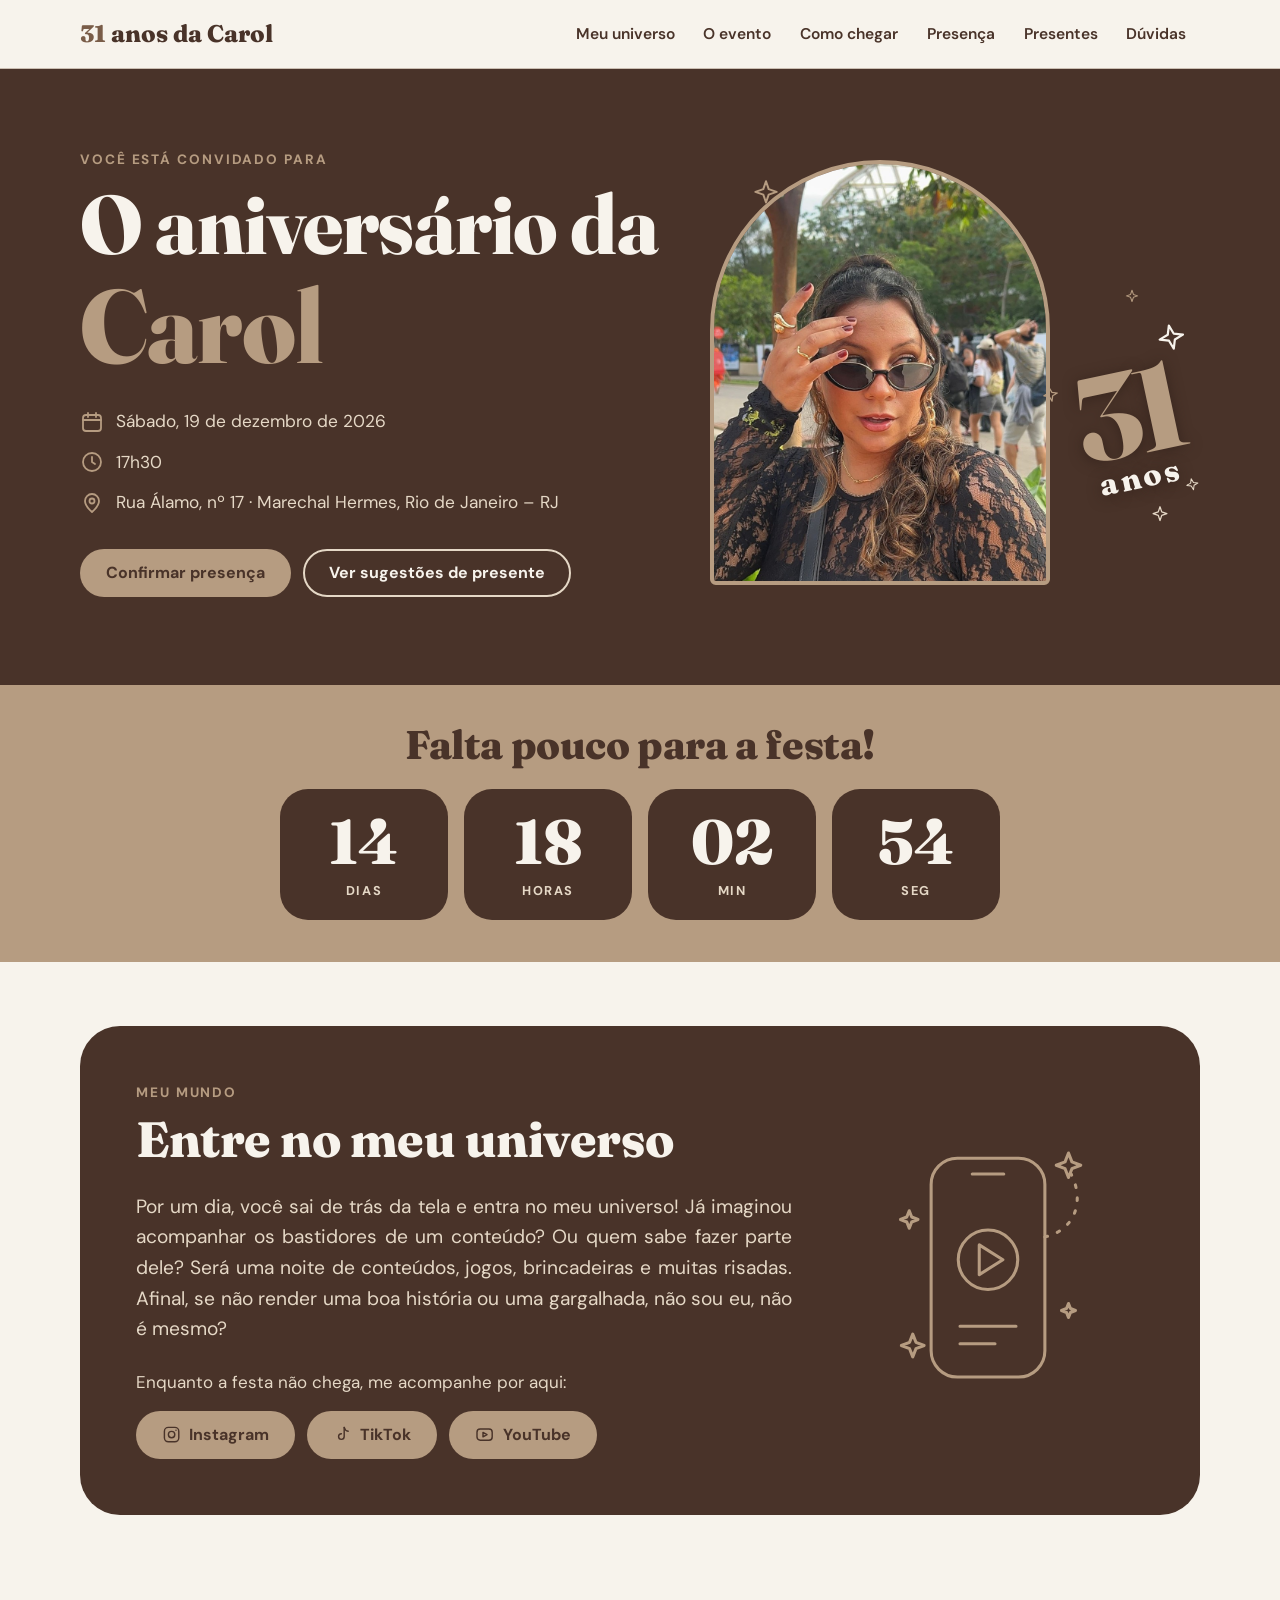
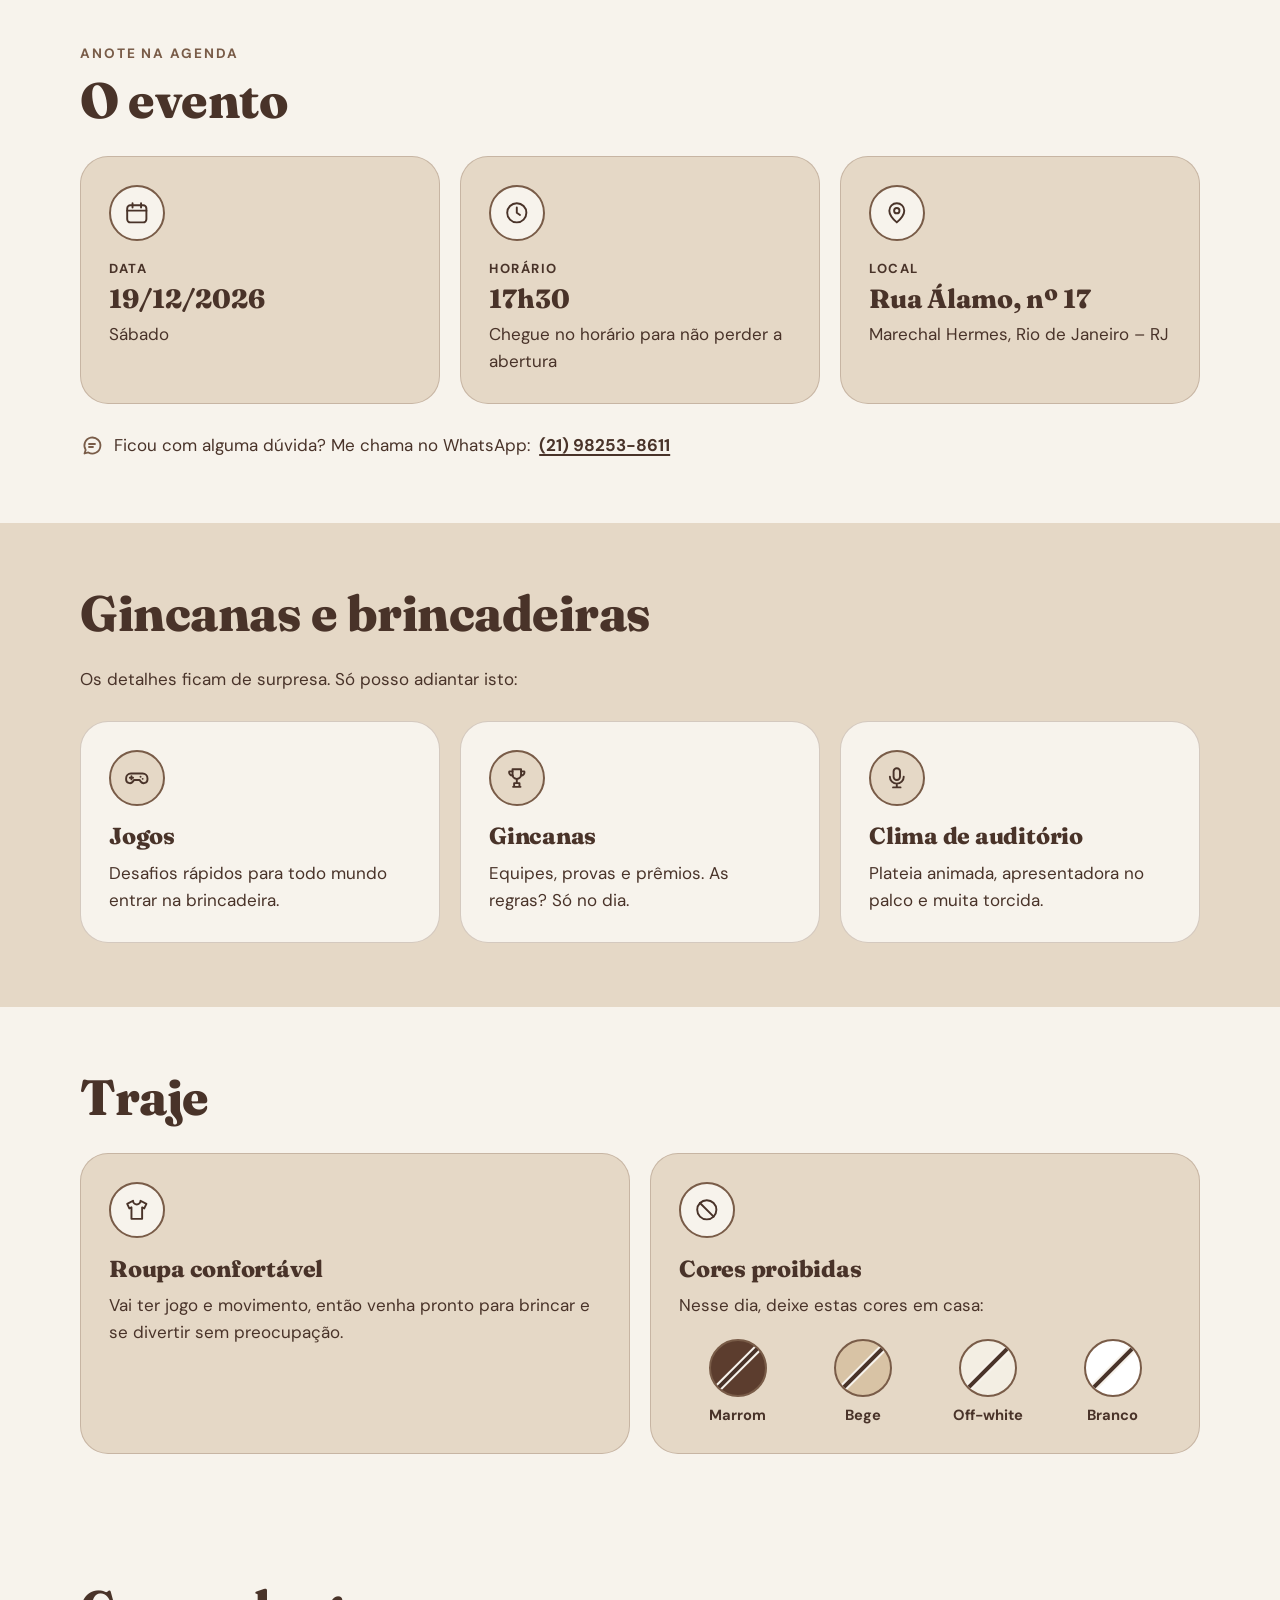
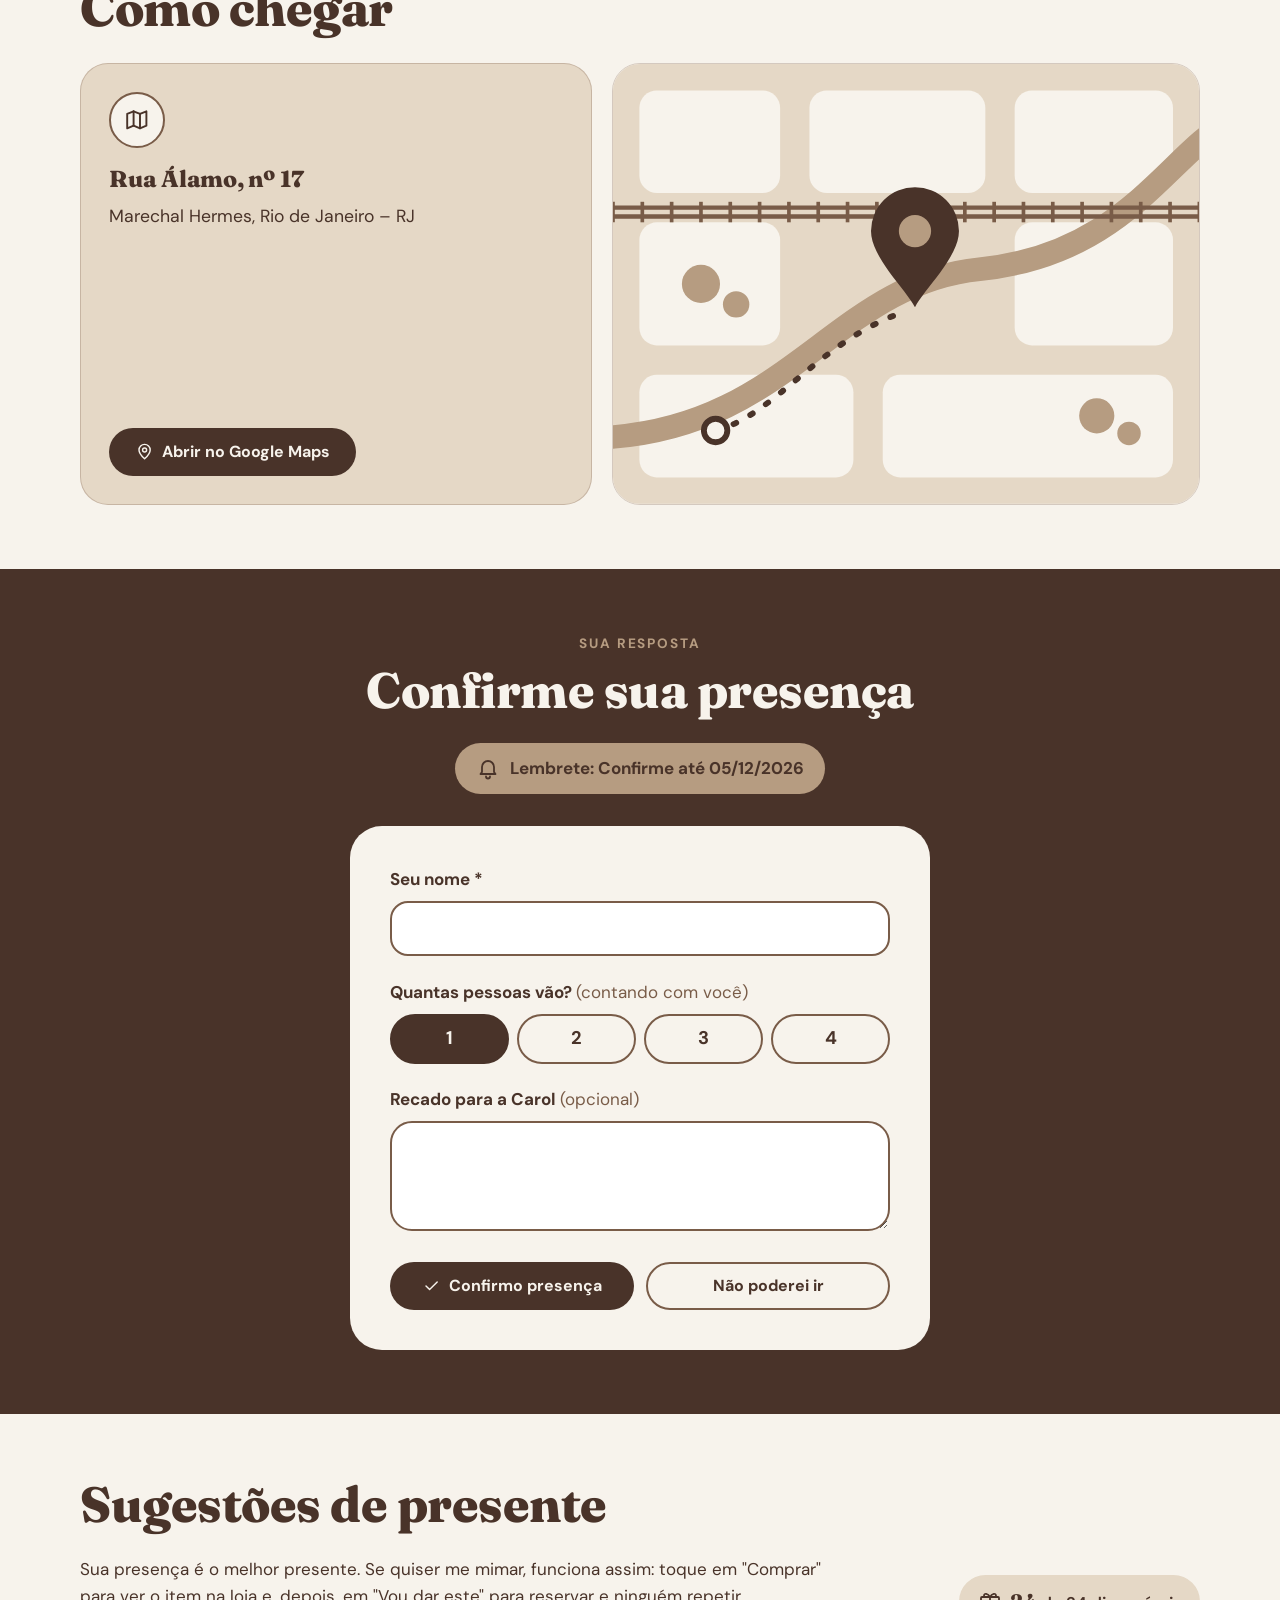
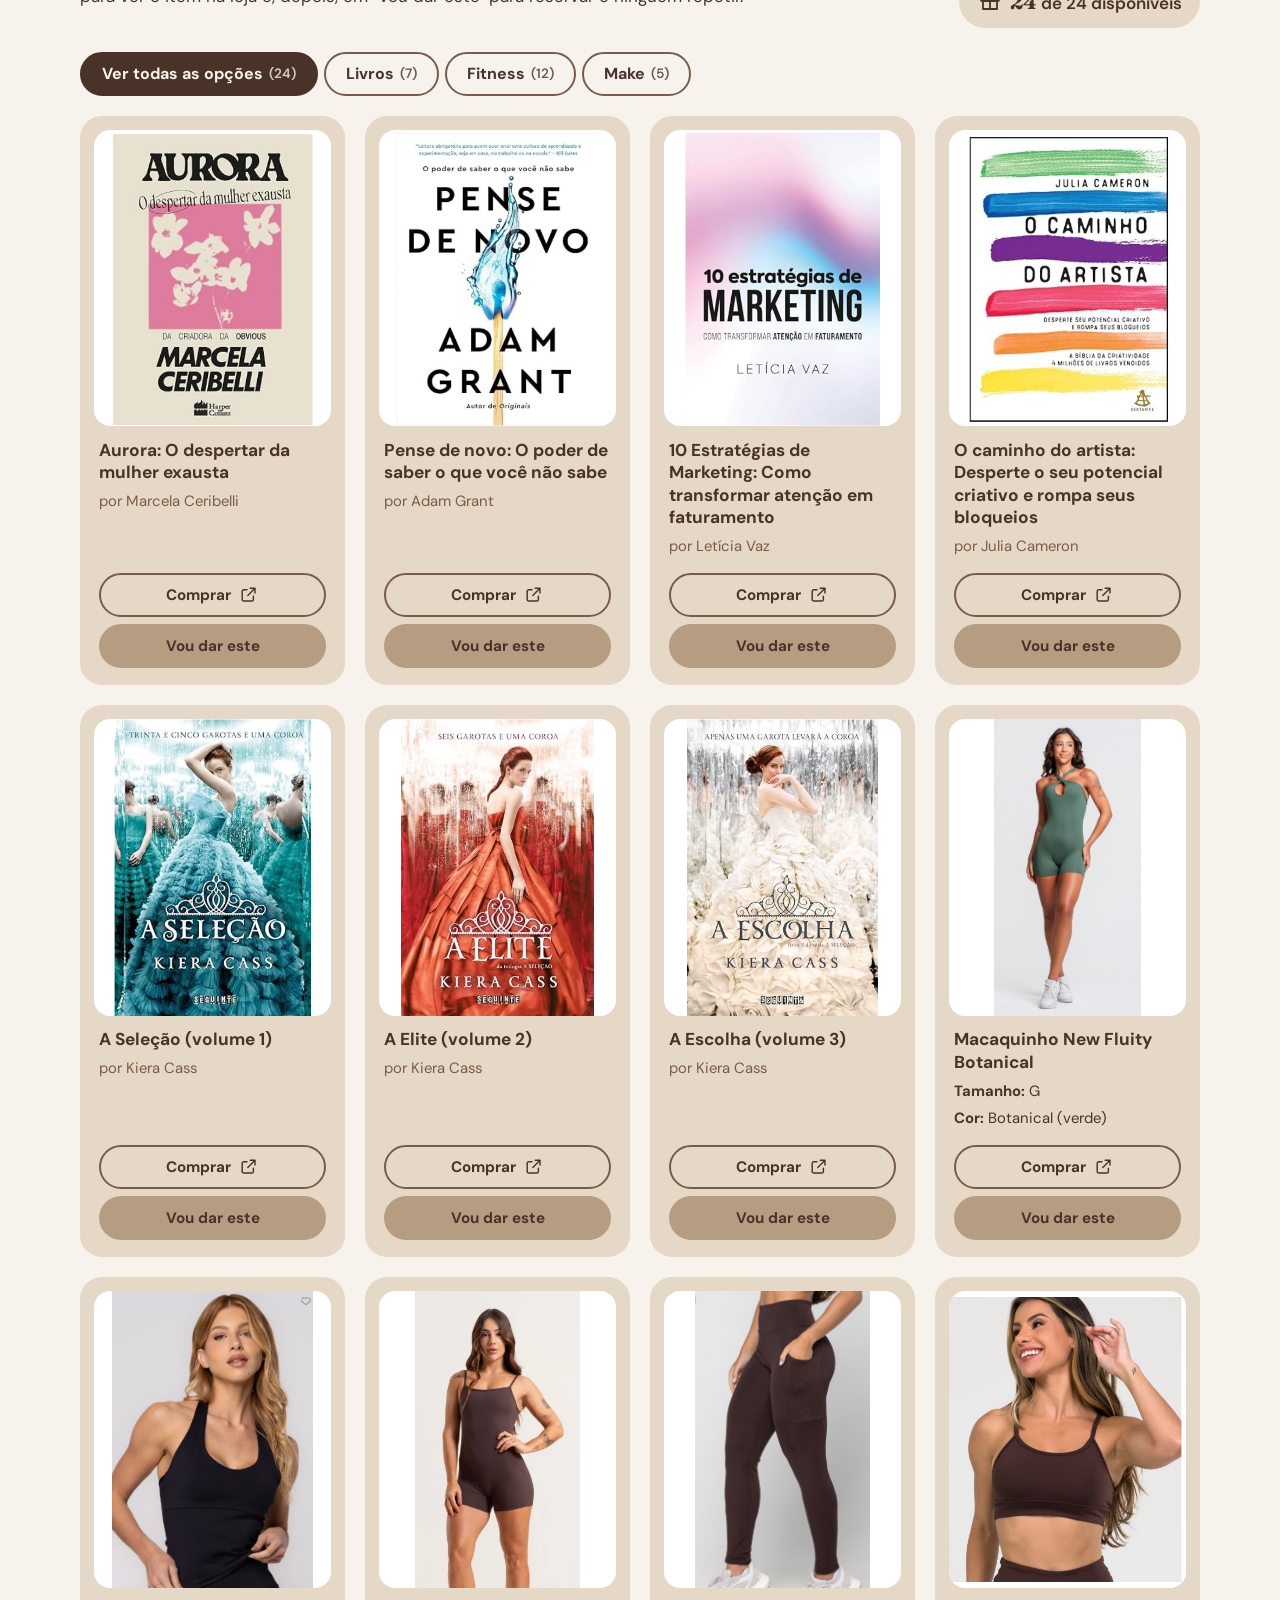
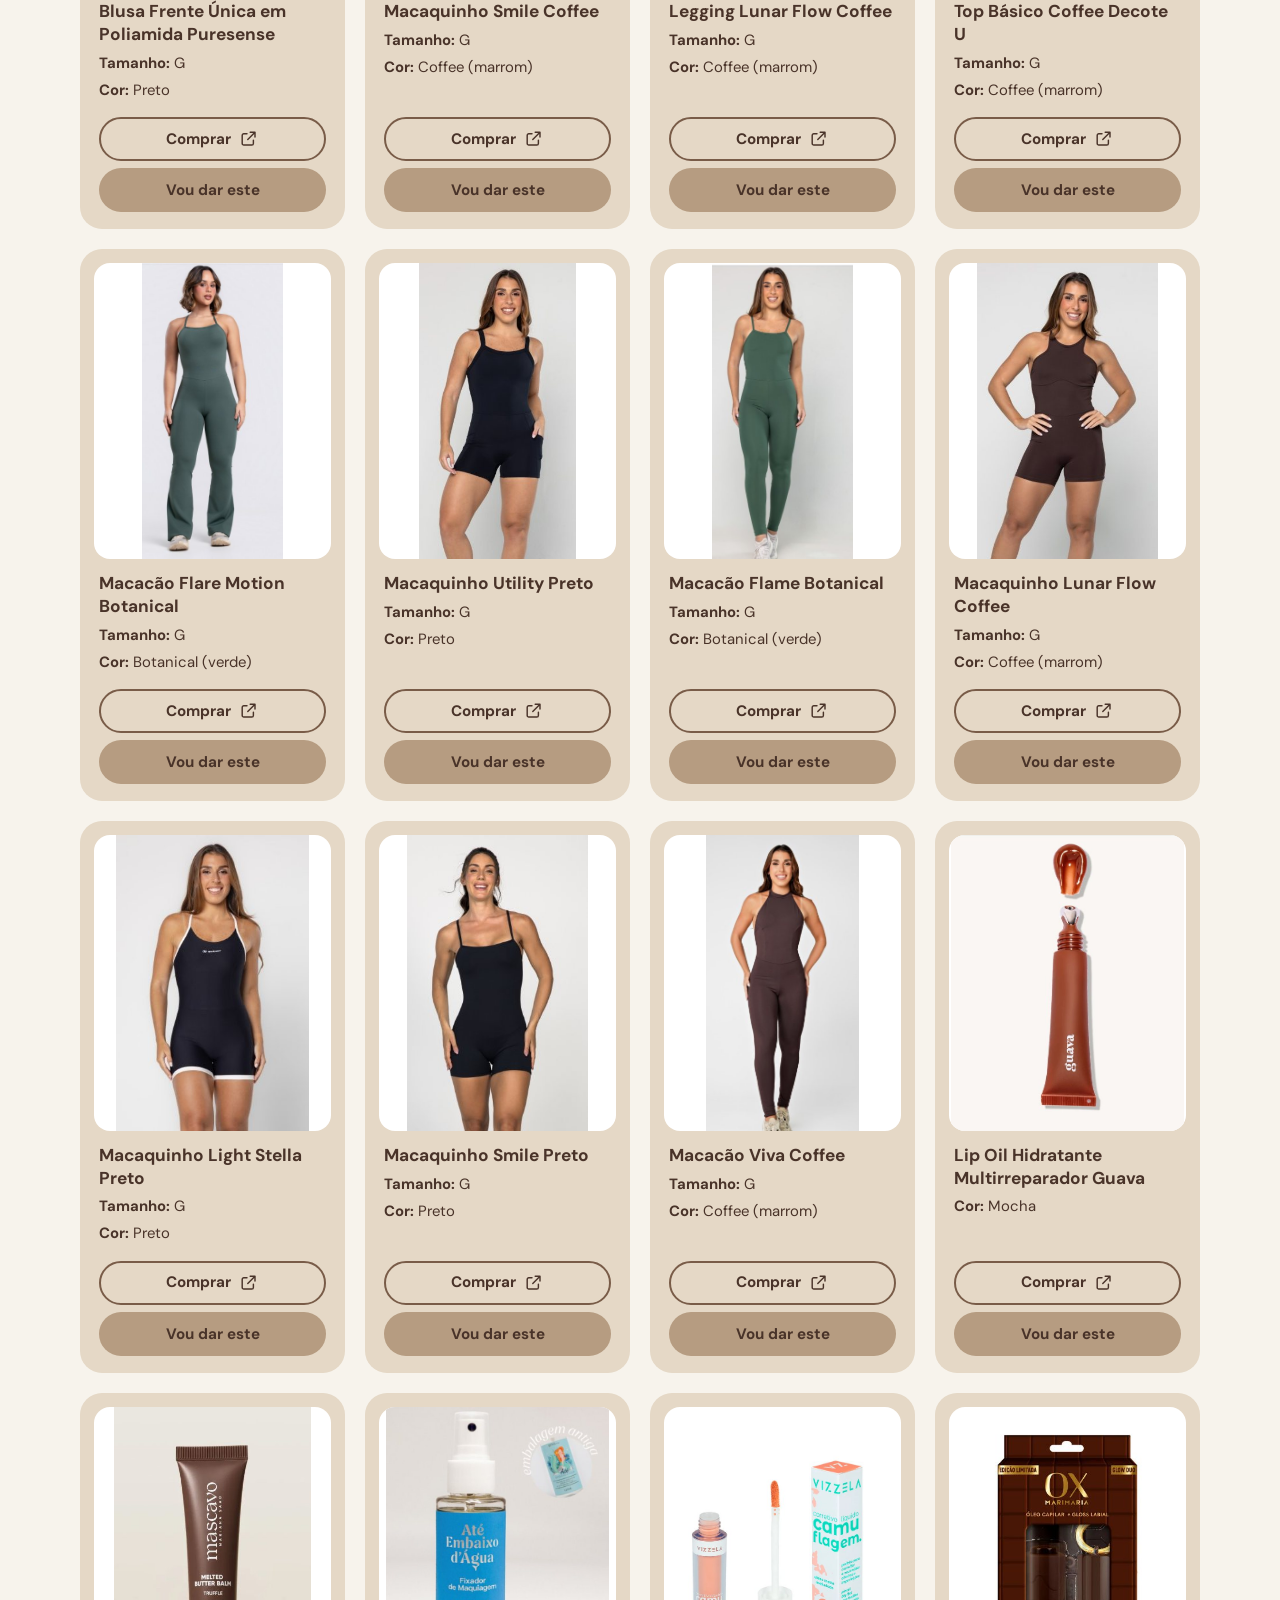
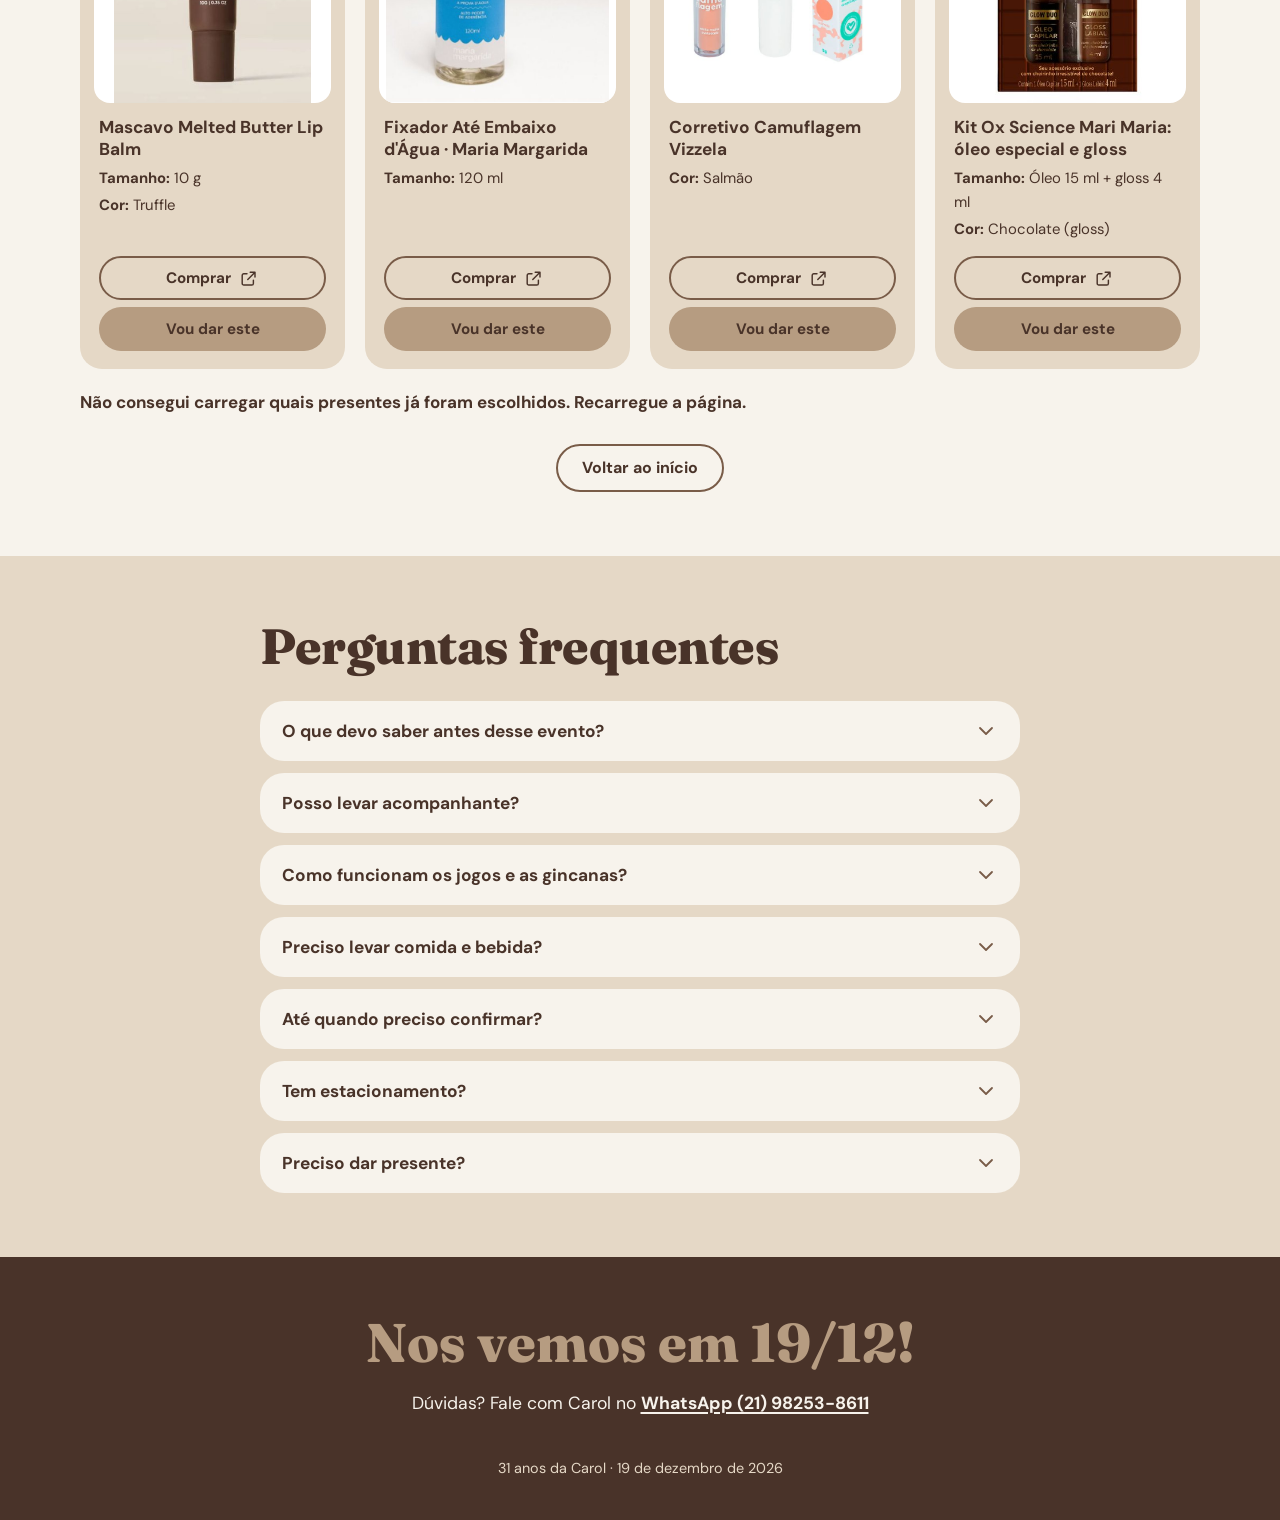
<file: index.html>
<!doctype html>
<html lang="pt-BR">
<head>
  <meta charset="utf-8">
  <meta name="viewport" content="width=device-width, initial-scale=1">
  <title>31 anos da Carol · Convite de aniversário</title>
  <meta name="description" content="Sábado, 19/12 às 17h30. Uma imersão no universo da Carol, com jogos, gincanas e clima de auditório. Confirme sua presença!">
  <meta name="theme-color" content="#493329">

  <!-- Prévia do link no WhatsApp e redes (edite se mudar a data) -->
  <meta property="og:type" content="website">
  <meta property="og:locale" content="pt_BR">
  <meta property="og:title" content="O aniversário da Carol · 31 anos">
  <meta property="og:description" content="Sábado, 19/12 às 17h30. Confirme sua presença e veja as sugestões de presente.">

  <link rel="icon" href="data:image/svg+xml,%3Csvg xmlns='http://www.w3.org/2000/svg' viewBox='0 0 64 64'%3E%3Crect width='64' height='64' rx='32' fill='%23493329'/%3E%3Ctext x='32' y='43' text-anchor='middle' font-family='Georgia,serif' font-weight='800' font-size='30' fill='%23B69C81'%3E31%3C/text%3E%3C/svg%3E">

  <link rel="preconnect" href="https://fonts.googleapis.com">
  <link rel="preconnect" href="https://fonts.gstatic.com" crossorigin>
  <link rel="stylesheet" href="https://fonts.googleapis.com/css2?family=DM+Sans:opsz,wght@9..40,400;9..40,600;9..40,700&family=Fraunces:opsz,wght@9..144,800&display=swap">

  <link rel="stylesheet" href="estilo/cores.css?v=2026112801">
  <link rel="stylesheet" href="estilo/estilo.css?v=2026112801">
</head>
<body>
  <a class="pular" href="#conteudo">Pular para o conteúdo</a>
  <div id="aviso-demo"></div>
  <header class="topo" id="topo"></header>
  <main id="conteudo" tabindex="-1">
    <noscript>
      <p style="padding:2rem;text-align:center">Para ver o convite, ative o JavaScript do navegador.</p>
    </noscript>
  </main>
  <footer class="rodape escuro" id="rodape"></footer>

  <!-- Textos e presentes (edite estes arquivos) -->
  <script src="conteudo/site.js?v=2026112801"></script>
  <script src="conteudo/presentes.js?v=2026112801"></script>
  <script src="conteudo/conexao.js?v=2026112801"></script>
  <!-- Funcionamento do site (não precisa mexer) -->
  <script src="js/icones.js?v=2026112801"></script>
  <script src="js/servidor.js?v=2026112801"></script>
  <script src="js/pagina.js?v=2026112801"></script>
</body>
</html>
</file>
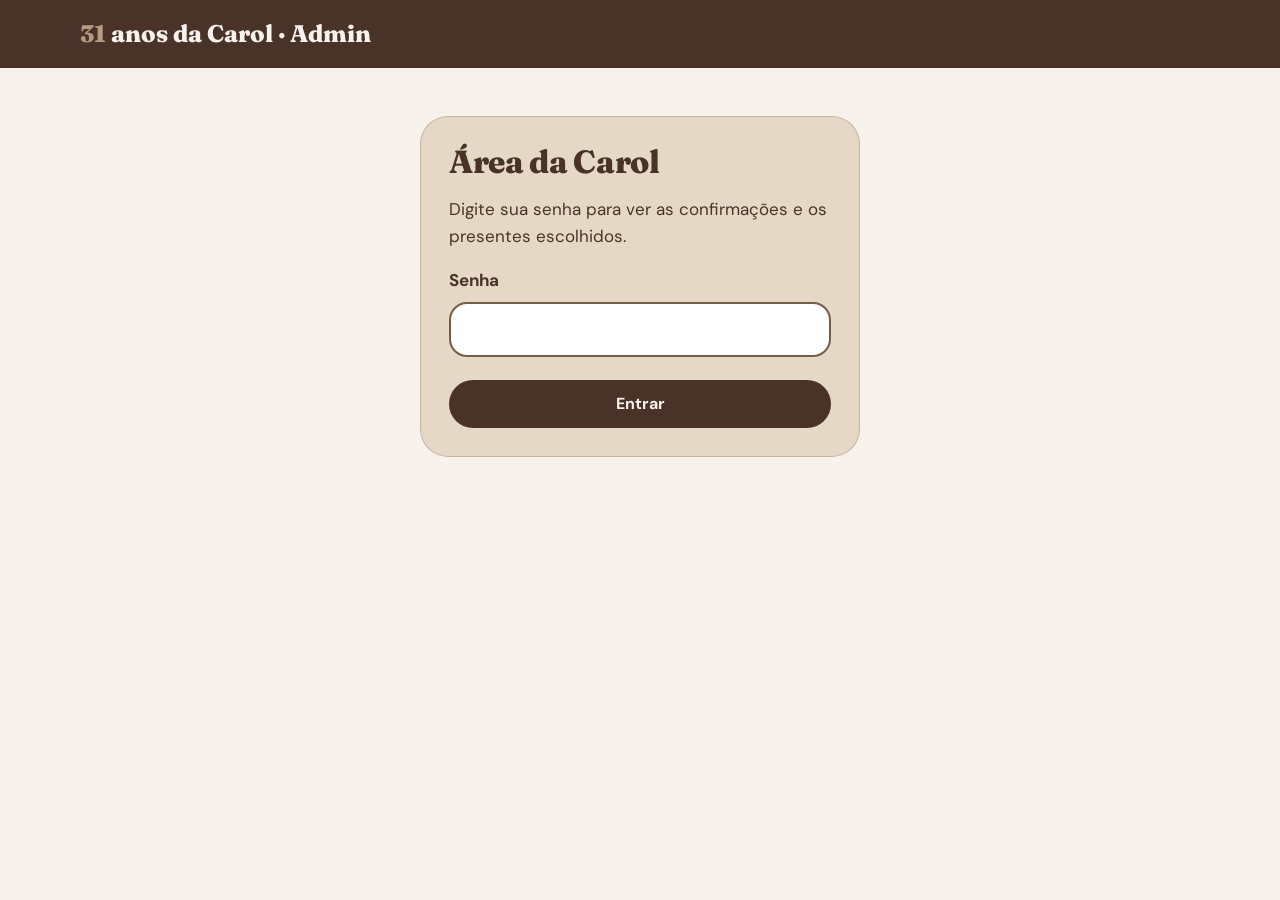
<file: admin/index.html>
<!doctype html>
<html lang="pt-BR">
<head>
  <meta charset="utf-8">
  <meta name="viewport" content="width=device-width, initial-scale=1">
  <meta name="robots" content="noindex, nofollow">
  <title>Admin · 31 anos da Carol</title>
  <link rel="preconnect" href="https://fonts.googleapis.com">
  <link rel="preconnect" href="https://fonts.gstatic.com" crossorigin>
  <link rel="stylesheet" href="https://fonts.googleapis.com/css2?family=DM+Sans:opsz,wght@9..40,400;9..40,600;9..40,700&family=Fraunces:opsz,wght@9..144,800&display=swap">
  <link rel="stylesheet" href="../estilo/cores.css?v=2026112801">
  <link rel="stylesheet" href="../estilo/estilo.css?v=2026112801">
  <style>
    .admin-topo { background: var(--chocolate); color: var(--creme); }
    .admin-topo .container { display: flex; align-items: center; justify-content: space-between; gap: 1rem; min-height: 68px; flex-wrap: wrap; }
    .admin-topo .marca span { color: var(--caramelo); }
    .admin-topo :focus-visible { outline-color: var(--creme); }
    .login { max-width: 440px; margin: 3rem auto; }
    .campo input[type="password"] {
      width: 100%; min-height: 50px; padding: .75rem 1.1rem;
      border: 2px solid var(--cafe); border-radius: 18px; background: #fff; color: var(--chocolate); font: inherit;
    }
    .resumo { display: grid; gap: .75rem; grid-template-columns: repeat(2, 1fr); margin: 1.5rem 0 2.5rem; }
    @media (min-width: 760px) { .resumo { grid-template-columns: repeat(4, 1fr); } }
    .resumo .card { padding: 1.25rem; }
    .resumo .card__valor { font-size: 2.2rem; margin: 0; }
    .barra-acoes { display: flex; flex-wrap: wrap; gap: .6rem; align-items: center; justify-content: space-between; margin: 2.5rem 0 1rem; }
    .barra-acoes h2 { margin: 0; font-size: 1.8rem; }
    .tabela-caixa { overflow-x: auto; background: var(--areia); border-radius: 22px; padding: .5rem; }
    table { width: 100%; border-collapse: collapse; min-width: 560px; }
    th, td { text-align: left; padding: .75rem .9rem; vertical-align: top; }
    th { font-size: .82rem; text-transform: uppercase; letter-spacing: .1em; }
    tbody tr { border-top: 1px solid rgba(121, 92, 72, .35); }
    .etiqueta { display: inline-block; border-radius: 999px; padding: .15rem .7rem; font-weight: 700; font-size: .88rem; white-space: nowrap; }
    .etiqueta--sim { background: var(--chocolate); color: var(--creme); }
    .etiqueta--nao { border: 2px solid var(--cafe); }
    .vazio { padding: 1rem .9rem; margin: 0; }
    .msg { font-weight: 700; margin: 1rem 0 0; }
    .msg:empty { margin: 0; }
  </style>
</head>
<body>
  <header class="admin-topo">
    <div class="container">
      <span class="marca"><span>31</span>anos da Carol&nbsp;· Admin</span>
      <button class="botao botao--contorno-claro botao--pequeno" type="button" id="sair" hidden>Sair</button>
    </div>
  </header>

  <main class="container" id="conteudo">
    <div id="aviso-demo"></div>

    <section class="login card" id="login" aria-labelledby="titulo-login">
      <h1 id="titulo-login" style="font-size:2rem">Área da Carol</h1>
      <p>Digite sua senha para ver as confirmações e os presentes escolhidos.</p>
      <form id="form-login">
        <div class="campo">
          <label for="senha">Senha</label>
          <input type="password" id="senha" autocomplete="current-password" required>
        </div>
        <button class="botao botao--chocolate" type="submit" style="width:100%">Entrar</button>
        <p class="msg" id="msg-login" role="status" aria-live="polite"></p>
      </form>
    </section>

    <section id="painel" hidden aria-labelledby="titulo-painel" style="padding: 2.5rem 0 4rem">
      <div class="barra-acoes" style="margin-top:0">
        <h1 id="titulo-painel" style="margin:0;font-size:2.2rem">Painel da festa</h1>
        <button class="botao botao--contorno botao--pequeno" type="button" id="atualizar"></button>
      </div>
      <p class="msg" id="msg-painel" role="status" aria-live="polite"></p>

      <div class="resumo" id="resumo"></div>

      <div class="barra-acoes">
        <h2>Confirmações</h2>
        <button class="botao botao--caramelo botao--pequeno" type="button" id="csv-confirmacoes"></button>
      </div>
      <div class="tabela-caixa" id="tabela-confirmacoes"></div>

      <div class="barra-acoes">
        <h2>Presentes escolhidos</h2>
        <button class="botao botao--caramelo botao--pequeno" type="button" id="csv-presentes"></button>
      </div>
      <div class="tabela-caixa" id="tabela-presentes"></div>
    </section>
  </main>

  <script src="../conteudo/presentes.js?v=2026112801"></script>
  <script src="../conteudo/conexao.js?v=2026112801"></script>
  <script src="../js/icones.js?v=2026112801"></script>
  <script src="../js/servidor.js?v=2026112801"></script>
  <script src="../js/admin.js?v=2026112801"></script>
</body>
</html>
</file>
<file: estilo/cores.css>
/* ================================================================
   CORES E FONTES DO SITE
   Troque os códigos de cor aqui e o site inteiro muda junto.
   Dica: mantenha cores claras e escuras com bom contraste entre si.
   ================================================================ */

:root {
  --chocolate: #493329; /* fundos escuros e texto */
  --cafe: #795C48;      /* bordas e detalhes */
  --caramelo: #B69C81;  /* destaques e botões */
  --areia: #E5D8C6;     /* cards e faixas */
  --creme: #F7F3EC;     /* fundo da página */

  --erro: #8A2C1D;      /* mensagens de erro do formulário */

  --fonte-titulo: "Fraunces", Georgia, "Times New Roman", serif;
  --fonte-texto: "DM Sans", system-ui, -apple-system, "Segoe UI", sans-serif;

  --raio: 28px;         /* arredondamento dos cards */
}
</file>
<file: estilo/estilo.css>
/* ================================================================
   ESTILO DO SITE
   As cores ficam em estilo/cores.css. Aqui ficam formas e espaçamentos.
   ================================================================ */

*, *::before, *::after { box-sizing: border-box; }
[hidden] { display: none !important; }

html { scroll-behavior: smooth; -webkit-text-size-adjust: 100%; }
@media (prefers-reduced-motion: reduce) {
  html { scroll-behavior: auto; }
  *, *::before, *::after { transition: none !important; animation: none !important; }
}

body {
  margin: 0;
  background: var(--creme);
  color: var(--chocolate);
  font-family: var(--fonte-texto);
  font-size: 1.0625rem;
  line-height: 1.6;
}

img, svg { display: block; max-width: 100%; }
h1, h2, h3 {
  font-family: var(--fonte-titulo);
  font-weight: 800;
  line-height: 1.08;
  margin: 0 0 .5em;
  letter-spacing: -0.01em;
}
p { margin: 0 0 1em; }
a { color: inherit; }

.container { width: min(1120px, 100% - 2.5rem); margin-inline: auto; }
.estreito { width: min(760px, 100% - 2.5rem); margin-inline: auto; }

.sr-only {
  position: absolute !important; width: 1px; height: 1px; padding: 0; margin: -1px;
  overflow: hidden; clip: rect(0 0 0 0); white-space: nowrap; border: 0;
}

/* Foco de teclado sempre visível */
:focus-visible { outline: 3px solid var(--chocolate); outline-offset: 3px; }
.escuro :focus-visible { outline-color: var(--creme); }
.escuro .form-card :focus-visible { outline-color: var(--chocolate); }
main:focus { outline: none; }

.pular {
  position: absolute; left: 1rem; top: -100px; z-index: 100;
  background: var(--chocolate); color: var(--creme);
  padding: .8rem 1.3rem; border-radius: 999px; font-weight: 700; text-decoration: none;
}
.pular:focus { top: 1rem; }

/* Ícones */
.icone {
  width: 1.5rem; height: 1.5rem; flex: none;
  fill: none; stroke: currentColor; stroke-width: 1.8;
  stroke-linecap: round; stroke-linejoin: round;
}

/* Botões em pílula */
.botao {
  display: inline-flex; align-items: center; justify-content: center; gap: .5rem;
  min-height: 48px; padding: .75rem 1.5rem;
  border-radius: 999px; border: 2px solid transparent;
  font: 700 1rem/1.2 var(--fonte-texto); text-decoration: none; text-align: center;
  cursor: pointer; transition: transform .15s ease, background-color .15s ease;
}
.botao .icone { width: 1.2rem; height: 1.2rem; }
.botao:hover { transform: translateY(-1px); }
.botao:disabled { opacity: .65; cursor: progress; transform: none; }
.botao--caramelo { background: var(--caramelo); color: var(--chocolate); }
.botao--caramelo:hover { background: #C6B097; }
.botao--chocolate { background: var(--chocolate); color: var(--creme); }
.botao--chocolate:hover { background: #5A4134; }
.botao--contorno { background: transparent; color: var(--chocolate); border-color: var(--cafe); }
.botao--contorno:hover { background: var(--areia); }
.botao--contorno-claro { background: transparent; color: var(--creme); border-color: var(--areia); }
.botao--contorno-claro:hover { background: rgba(247, 243, 236, .12); }
.botao--pequeno { min-height: 44px; padding: .6rem 1.1rem; font-size: .95rem; }

.botoes { display: flex; flex-wrap: wrap; gap: .75rem; }

/* Aviso do modo demonstração */
.aviso-demo {
  background: var(--areia); color: var(--chocolate);
  font-size: .9rem; padding: .6rem 1.25rem; text-align: center;
  border-bottom: 2px solid var(--cafe);
}

/* ---------- 1. Barra superior ---------- */
.topo {
  position: sticky; top: 0; z-index: 50;
  background: rgba(247, 243, 236, .96);
  -webkit-backdrop-filter: blur(8px); backdrop-filter: blur(8px);
  border-bottom: 1px solid rgba(121, 92, 72, .35);
}
.topo__barra {
  position: relative;
  display: flex; align-items: center; justify-content: space-between; gap: 1rem;
  min-height: 68px;
}
.marca {
  display: inline-flex; align-items: center; min-height: 44px;
  font-family: var(--fonte-titulo); font-weight: 800; font-size: 1.5rem;
  text-decoration: none; border-radius: 12px;
}
.marca span { color: var(--cafe); margin-right: .3rem; }
@media (max-width: 380px) { .marca { font-size: 1.3rem; } }
.menu-botao {
  display: inline-flex; align-items: center; gap: .5rem;
  min-height: 44px; padding: .5rem 1.1rem;
  border-radius: 999px; border: 2px solid var(--cafe);
  background: transparent; color: var(--chocolate);
  font: 700 1rem var(--fonte-texto); cursor: pointer;
}
.menu {
  display: none;
  position: absolute; left: -1.25rem; right: -1.25rem; top: 100%;
  background: var(--creme);
  border-bottom: 1px solid rgba(121, 92, 72, .35);
  padding: .5rem 1.25rem 1.25rem;
  box-shadow: 0 18px 30px -20px rgba(73, 51, 41, .45);
}
.menu.aberto { display: block; }
.menu ul { list-style: none; margin: 0; padding: 0; display: grid; gap: .15rem; }
.menu a {
  display: flex; align-items: center; min-height: 48px; padding: 0 1rem;
  border-radius: 999px; text-decoration: none; font-weight: 600;
}
.menu a:hover { background: var(--areia); }

@media (min-width: 980px) {
  .menu-botao { display: none; }
  .menu { display: block; position: static; padding: 0; background: none; border: 0; box-shadow: none; }
  .menu ul { display: flex; gap: .1rem; }
  .menu a { min-height: 44px; padding: 0 .85rem; font-size: .97rem; }
}

/* ---------- Seções em geral ---------- */
.secao { padding: 4rem 0; }
[id] { scroll-margin-top: 76px; }
.titulo-secao { font-size: clamp(2rem, 7.5vw, 3.1rem); }
.sobretitulo {
  font-weight: 700; text-transform: uppercase; letter-spacing: .14em;
  font-size: .85rem; color: var(--cafe); margin: 0 0 .6rem;
}
.escuro .sobretitulo { color: var(--caramelo); }
.intro { max-width: 62ch; }
.centro { text-align: center; }
.escuro { background: var(--chocolate); color: var(--creme); }
.faixa-areia { background: var(--areia); }

.grade-3, .grade-2 { display: grid; gap: 1rem; margin-top: 1.75rem; }
@media (min-width: 760px) {
  .grade-3 { grid-template-columns: repeat(3, 1fr); gap: 1.25rem; }
  .grade-2 { grid-template-columns: repeat(2, 1fr); gap: 1.25rem; }
}

.card {
  background: var(--areia);
  border: 1px solid rgba(121, 92, 72, .28);
  border-radius: var(--raio);
  padding: 1.4rem 1.4rem 1.5rem;
}
@media (min-width: 760px) { .card { padding: 1.75rem; } }
.faixa-areia .card { background: var(--creme); }
.card h3 { font-size: 1.45rem; }
.card p:last-child { margin-bottom: 0; }

/* Cards sobem um pouquinho quando o mouse passa por cima (como os botões) */
.secao .card, .presente { transition: transform .2s ease, box-shadow .2s ease; }
@media (hover: hover) {
  .secao .card:hover, .presente:hover {
    transform: translateY(-4px);
    box-shadow: 0 12px 26px -14px rgba(73, 51, 41, .45);
  }
}

.icone-redondo {
  display: grid; place-items: center;
  width: 56px; height: 56px; margin-bottom: 1.1rem;
  border-radius: 50%; border: 2px solid var(--cafe);
  background: var(--creme); color: var(--chocolate);
}
.faixa-areia .icone-redondo { background: var(--areia); }
.icone-redondo .icone { width: 1.6rem; height: 1.6rem; }

.card__rotulo {
  font-size: .82rem; font-weight: 700; text-transform: uppercase; letter-spacing: .12em;
  margin: 0 0 .3rem;
}
.card__valor {
  font-family: var(--fonte-titulo); font-weight: 800;
  font-size: 1.65rem; line-height: 1.15; margin: 0 0 .4rem;
}

.link { font-weight: 700; text-decoration-thickness: 2px; text-underline-offset: 3px; }

/* ---------- 2. Hero ---------- */
.hero { padding: 3rem 0 3.5rem; overflow: hidden; }
.hero__grade { display: grid; gap: 2.25rem; align-items: center; }
.hero h1 { font-size: clamp(2.5rem, 11vw, 5.2rem); color: var(--creme); margin-bottom: 0; }
.hero h1 .destaque { display: block; color: var(--caramelo); font-size: 1.25em; }
.hero__info {
  list-style: none; padding: 0; margin: 1.6rem 0 2rem;
  display: grid; gap: .8rem; color: var(--areia); font-size: 1.08rem;
}
.hero__info li { display: flex; gap: .75rem; align-items: flex-start; }
.hero__info .icone { color: var(--caramelo); margin-top: .1rem; }
@media (max-width: 520px) { .hero .botoes .botao { flex: 1 1 100%; } }

.hero__arte { position: relative; display: flex; justify-content: center; }
.arco {
  position: relative;
  width: min(220px, 62vw); aspect-ratio: 4 / 5;
  display: flex; flex-direction: column; align-items: center; justify-content: center;
  background: var(--caramelo); color: var(--chocolate);
  border-radius: 999px 999px 34px 34px;
  box-shadow: inset 0 0 0 12px var(--caramelo), inset 0 0 0 14px var(--cafe);
}
.arco__numero {
  font-family: var(--fonte-titulo); font-weight: 800;
  font-size: clamp(5.5rem, 26vw, 10rem); line-height: .85; letter-spacing: -0.04em;
}
.arco__anos { font-family: var(--fonte-titulo); font-weight: 800; font-size: 1.7rem; letter-spacing: .08em; }
.arco--foto { overflow: hidden; box-shadow: none; border: 4px solid var(--caramelo); background: var(--cafe); }
.arco--foto img { position: absolute; inset: 0; width: 100%; height: 100%; object-fit: cover; object-position: 50% 30%; }

/* Foto no arco + selo "31 anos" na diagonal, ao lado */
.arco-grupo { position: relative; display: inline-block; margin-right: 84px; }
.selo-idade {
  position: absolute; right: -92px; bottom: 16%; margin: 0;
  display: flex; flex-direction: column; align-items: center;
  color: var(--caramelo); line-height: .85;
  transform: rotate(-12deg); transform-origin: center;
  text-shadow: 0 2px 14px rgba(40, 26, 20, .55);
}
.selo-idade__num {
  font-family: var(--fonte-titulo); font-weight: 800; letter-spacing: -0.04em;
  font-size: 4.6rem;
}
.selo-idade__anos {
  font-family: var(--fonte-titulo); font-weight: 800; letter-spacing: .1em;
  font-size: 1.25rem; color: var(--creme); margin-top: .2rem;
}
.selo-idade__brilho { position: absolute; color: var(--creme); }
.selo-idade__brilho .icone { width: 100%; height: 100%; stroke-width: 1.4; }
.selo-idade__brilho--a { width: 26px; height: 26px; top: -22px; right: -18px; }
.selo-idade__brilho--b { width: 16px; height: 16px; top: 8px; left: -20px; color: var(--caramelo); }
.selo-idade__brilho--c { width: 14px; height: 14px; bottom: -14px; right: -6px; color: var(--areia); }
@media (min-width: 860px) {
  .arco-grupo { margin-right: 150px; }
  .selo-idade { right: -132px; bottom: 22%; }
  .selo-idade__num { font-size: 7.5rem; }
  .selo-idade__anos { font-size: 1.9rem; }
  .selo-idade__brilho--a { width: 38px; height: 38px; top: -30px; right: -26px; }
  .selo-idade__brilho--b { width: 22px; height: 22px; left: -30px; }
  .selo-idade__brilho--c { width: 18px; height: 18px; }
}
.arco__selo {
  position: absolute; bottom: 1rem; left: 50%; transform: translateX(-50%);
  background: var(--caramelo); color: var(--chocolate); border-radius: 999px;
  padding: .3rem 1.1rem; font-family: var(--fonte-titulo); font-weight: 800; font-size: 1.3rem; white-space: nowrap;
}
.brilho { position: absolute; color: var(--caramelo); }
.brilho .icone { width: 100%; height: 100%; stroke-width: 1.4; }
.brilho--1 { width: 34px; height: 34px; top: 4%; left: 8%; }
.brilho--2 { width: 22px; height: 22px; bottom: 14%; right: 6%; color: var(--areia); }
.brilho--3 { width: 18px; height: 18px; top: 30%; right: 12%; }

@media (min-width: 860px) {
  .hero { padding: 5rem 0 5.5rem; }
  .hero__grade { grid-template-columns: 1.3fr .9fr; }
  .arco { width: 340px; }
}

/* ---------- 3. Contagem regressiva ---------- */
.contagem { background: var(--caramelo); color: var(--chocolate); padding: 2.4rem 0 2.6rem; }
.contagem h2 { text-align: center; font-size: clamp(1.65rem, 6.5vw, 2.5rem); margin: 0; }
.contagem__blocos {
  display: grid; grid-template-columns: repeat(4, 1fr); gap: .6rem;
  max-width: 720px; margin: 1.4rem auto 0;
}
.bloco {
  background: var(--chocolate); color: var(--creme);
  border-radius: 22px; padding: 1rem .25rem .9rem; text-align: center;
}
.bloco__num {
  display: block; font-family: var(--fonte-titulo); font-weight: 800;
  font-size: clamp(2.1rem, 10vw, 3.9rem); line-height: 1; font-variant-numeric: tabular-nums;
}
.bloco__rot {
  display: block; margin-top: .45rem;
  font-size: .8rem; font-weight: 700; text-transform: uppercase; letter-spacing: .12em; color: var(--areia);
}
@media (min-width: 600px) { .contagem__blocos { gap: 1rem; } .bloco { border-radius: 28px; padding: 1.4rem .5rem 1.2rem; } }

/* ---------- 4. O evento ---------- */
.linha-whats {
  display: flex; align-items: center; flex-wrap: wrap; gap: .4rem .6rem;
  margin: 1.75rem 0 0;
}
.linha-whats .icone { color: var(--cafe); }

/* ---------- 5. Universo ---------- */
.universo {
  position: relative; overflow: hidden;
  display: grid; gap: 2rem; align-items: center;
  background: var(--chocolate); color: var(--creme);
  border-radius: 40px; padding: 2.5rem 1.5rem;
}
.universo h2 { color: var(--creme); }
.universo .sobretitulo { color: var(--caramelo); }
.texto-grande { font-size: 1.2rem; color: var(--areia); max-width: 52ch; }
.universo .texto-grande { max-width: none; text-align: justify; hyphens: manual; -webkit-hyphens: manual; }
@media (max-width: 520px) { .universo .texto-grande { font-size: 1.02rem; line-height: 1.6; } }
.universo__chamada { color: var(--areia); margin: 1.5rem 0 .9rem; }
.universo__arte { width: min(170px, 50%); margin-inline: auto; color: var(--caramelo); }
@media (min-width: 860px) { .universo__arte { width: 210px; margin: 0; } }
.universo__arte svg { width: 100%; height: auto; }
@media (max-width: 520px) { .universo .botoes .botao { flex: 1 1 100%; } }
@media (min-width: 860px) {
  /* Largura do texto calculada para a 1ª linha terminar em "Já imaginou" */
  .universo { grid-template-columns: minmax(0, 41rem) 1fr; gap: 2.5rem; padding: 3.5rem 3.5rem; }
  .universo__arte { justify-self: center; }
}

/* ---------- 7. Traje ---------- */
.cores {
  list-style: none; padding: 0; margin: 1.25rem 0 0;
  display: grid; grid-template-columns: repeat(4, 1fr); gap: .5rem; text-align: center;
}
.bolinha {
  position: relative; display: block; overflow: hidden;
  width: 58px; height: 58px; margin: 0 auto .55rem;
  border-radius: 50%; background: var(--cor); border: 2px solid var(--cafe);
}
.bolinha::after {
  content: ""; position: absolute; left: 50%; top: 50%;
  width: 135%; height: 4px; background: var(--chocolate);
  box-shadow: 0 0 0 2px var(--creme);
  transform: translate(-50%, -50%) rotate(-45deg);
}
.cores__nome { font-size: .92rem; font-weight: 700; line-height: 1.25; display: block; }

/* ---------- 8. Como chegar ---------- */
.chegar { display: grid; gap: 1.25rem; margin-top: 1.75rem; }
.chegar .card { display: flex; flex-direction: column; }
.chegar__endereco { font-size: 1.1rem; }
.chegar .botao { margin-top: auto; align-self: flex-start; }
@media (max-width: 520px) { .chegar .botao { align-self: stretch; } }
.mapa-arte { border-radius: var(--raio); overflow: hidden; min-height: 240px; border: 1px solid rgba(121, 92, 72, .28); }
.mapa-arte svg { width: 100%; height: 100%; }
.m-fundo { fill: var(--areia); }
.m-quadra { fill: var(--creme); }
.m-avenida { fill: none; stroke: var(--caramelo); stroke-width: 16; stroke-linecap: round; }
.m-trilho { fill: none; stroke: var(--cafe); stroke-width: 3; }
.m-dormente { stroke: var(--cafe); stroke-width: 2.5; }
.m-arvore { fill: var(--caramelo); }
.m-rota { fill: none; stroke: var(--chocolate); stroke-width: 4; stroke-linecap: round; stroke-dasharray: 2 11; }
.m-pin { fill: var(--chocolate); }
.m-pin-centro { fill: var(--caramelo); }
.m-inicio { fill: var(--creme); stroke: var(--chocolate); stroke-width: 4; }
@media (min-width: 860px) { .chegar { grid-template-columns: 1fr 1.15fr; } }

/* ---------- 9. Presença ---------- */
.presenca h2 { color: var(--creme); }
.lembrete {
  display: flex; align-items: center; justify-content: center; gap: .6rem;
  width: fit-content; max-width: 100%; margin: 0 auto 2rem;
  background: var(--caramelo); color: var(--chocolate);
  border-radius: 999px; padding: .75rem 1.3rem; font-weight: 700; text-align: left;
}
.form-card {
  background: var(--creme); color: var(--chocolate);
  border-radius: 32px; padding: 1.75rem 1.25rem; max-width: 580px; margin: 0 auto;
}
@media (min-width: 600px) { .form-card { padding: 2.5rem; } }
.campo { margin: 0 0 1.4rem; border: 0; padding: 0; min-width: 0; }
.campo label, .campo legend { display: block; font-weight: 700; margin-bottom: .5rem; padding: 0; }
.dica { font-weight: 400; color: var(--cafe); }
.campo input[type="text"], .campo textarea {
  width: 100%; min-height: 50px; padding: .75rem 1.1rem;
  border: 2px solid var(--cafe); border-radius: 18px;
  background: #FFFFFF; color: var(--chocolate); font: inherit;
}
.campo textarea { min-height: 110px; resize: vertical; border-radius: 22px; }
.campo [aria-invalid="true"] { border-color: var(--erro); }
.erro { color: var(--erro); font-weight: 700; font-size: .95rem; margin: .45rem 0 0; }
.pilulas { display: grid; grid-template-columns: repeat(4, 1fr); gap: .5rem; }
.pilula { position: relative; display: block; margin: 0 !important; }
.pilula input { position: absolute; inset: 0; width: 100%; height: 100%; margin: 0; opacity: 0; cursor: pointer; }
.pilula span {
  display: flex; align-items: center; justify-content: center;
  min-height: 50px; border-radius: 999px; border: 2px solid var(--cafe);
  font-weight: 700; font-size: 1.15rem; transition: background-color .15s ease;
}
.pilula input:hover + span { background: var(--areia); }
.pilula input:checked + span { background: var(--chocolate); border-color: var(--chocolate); color: var(--creme); }
.pilula input:focus-visible + span { outline: 3px solid var(--chocolate); outline-offset: 3px; }
.armadilha { position: absolute; left: -9999px; width: 1px; height: 1px; overflow: hidden; }
.form-botoes { display: grid; gap: .75rem; margin-top: .5rem; }
@media (min-width: 520px) { .form-botoes { grid-template-columns: 1fr 1fr; } }
.form-status { margin: 1rem 0 0; font-weight: 700; text-align: center; }
.form-status:empty { margin: 0; }
.sucesso { text-align: center; }
.sucesso:focus { outline: none; }
.sucesso__icone {
  display: grid; place-items: center; width: 72px; height: 72px; margin: 0 auto 1rem;
  border-radius: 50%; background: var(--caramelo); color: var(--chocolate);
}
.sucesso__icone .icone { width: 2.2rem; height: 2.2rem; }
.sucesso h3 { font-size: 1.8rem; }

/* ---------- 10. Presentes ---------- */
.presentes__topo { display: flex; flex-wrap: wrap; align-items: flex-end; justify-content: space-between; gap: 1rem 2rem; }
.contador {
  display: inline-flex; align-items: center; gap: .5rem; margin: 0;
  background: var(--areia); border-radius: 999px; padding: .6rem 1.15rem; font-weight: 600;
}
.contador strong { font-family: var(--fonte-titulo); font-size: 1.3rem; }
/* Abas das categorias */
.categorias { display: flex; flex-wrap: wrap; gap: .4rem; margin: 1.5rem 0 0; padding: 0; list-style: none; }
.categoria {
  min-height: 44px; padding: .5rem .9rem; border-radius: 999px;
  border: 2px solid var(--cafe); background: transparent; color: var(--chocolate);
  font: 700 .95rem var(--fonte-texto); display: inline-flex; align-items: center; gap: .35rem;
  transition: background-color .15s ease, color .15s ease;
}
.categoria:hover { background: var(--areia); }
.categoria[aria-pressed="true"] { background: var(--chocolate); border-color: var(--chocolate); color: var(--creme); }
.categoria__qtd { font-weight: 600; opacity: .8; font-size: .85rem; }
@media (min-width: 700px) { .categoria { padding: .55rem 1.25rem; font-size: 1rem; } }

.lista-presentes {
  list-style: none; padding: 0; margin: 1.25rem 0 0;
  display: grid; gap: .75rem; grid-template-columns: repeat(2, minmax(0, 1fr));
}
@media (min-width: 700px) { .lista-presentes { grid-template-columns: repeat(3, minmax(0, 1fr)); gap: 1rem; } }
@media (min-width: 1000px) { .lista-presentes { grid-template-columns: repeat(4, minmax(0, 1fr)); gap: 1.25rem; } }
.presente {
  display: flex; flex-direction: column;
  background: var(--areia); border: 2px solid transparent;
  border-radius: 22px; padding: .55rem;
}
@media (min-width: 700px) { .presente { padding: .75rem; } }
.presente__imagem {
  position: relative; aspect-ratio: 4 / 5; border-radius: 16px;
  background: #fff; color: var(--cafe);
  display: grid; place-items: center; overflow: hidden;
}
.presente__imagem > .icone { width: 72px; height: 72px; stroke-width: 1.2; }
.presente__imagem img { position: absolute; inset: 0; width: 100%; height: 100%; object-fit: contain; }
.presente__corpo { display: flex; flex-direction: column; flex: 1; padding: .8rem .3rem .2rem; }
.presente h3 {
  font-family: var(--fonte-texto); font-weight: 700; letter-spacing: 0;
  font-size: 1rem; line-height: 1.3; margin: 0 0 .4rem;
}
@media (min-width: 700px) { .presente h3 { font-size: 1.08rem; } }
.presente__autor { margin: 0 0 .9rem; font-size: .93rem; color: var(--cafe); }
.presente__info { list-style: none; padding: 0; margin: 0 0 .9rem; display: grid; gap: .2rem; font-size: .93rem; }
.presente__info span { font-weight: 700; }
.presente__detalhes { margin: 0 0 .35rem; }
.presente__loja { font-size: .95rem; margin: 0 0 1.1rem; }
.presente__botoes { margin-top: auto; display: grid; grid-template-columns: 1fr; gap: .45rem; }
.presente__botoes .botao { padding-inline: .6rem; width: 100%; }
.presente__aviso { margin: auto 0 0; font-weight: 600; font-size: .97rem; }
.presente.escolhido { background: transparent; border: 2px dashed var(--cafe); }
.presente.escolhido .presente__imagem > :not(.selo) { opacity: .35; }
.presente.escolhido h3 { color: var(--cafe); }
.selo {
  position: absolute; top: .75rem; left: .75rem; z-index: 1;
  display: inline-flex; align-items: center; gap: .35rem;
  background: var(--chocolate); color: var(--creme);
  border-radius: 999px; padding: .35rem .85rem; font-size: .88rem; font-weight: 700;
}
.selo .icone { width: 1rem; height: 1rem; stroke-width: 2.4; }
.presentes__voltar { margin: 1.75rem 0 0; text-align: center; }
.status-presentes { margin: 1.25rem 0 0; font-weight: 700; }
.status-presentes:empty { margin: 0; }

/* ---------- 11. Perguntas frequentes ---------- */
.faq { display: grid; gap: .75rem; margin-top: 1.75rem; }
.faq__item { background: var(--creme); border-radius: 24px; }
.faq__item h3 { margin: 0; font-family: var(--fonte-texto); font-size: 1.08rem; font-weight: 700; line-height: 1.35; letter-spacing: 0; }
.faq__item button {
  width: 100%; min-height: 60px; padding: 1rem 1.4rem;
  display: flex; align-items: center; justify-content: space-between; gap: 1rem;
  background: none; border: 0; border-radius: 24px;
  font: inherit; color: inherit; text-align: left; cursor: pointer;
}
.faq__item button .icone { transition: transform .2s ease; color: var(--cafe); }
.faq__item button[aria-expanded="true"] .icone { transform: rotate(180deg); }
.faq__resposta { padding: 0 1.4rem 1.3rem; }
.faq__resposta p { margin: 0; }

/* ---------- 12. Rodapé ---------- */
.rodape { padding: 3.5rem 0 2.5rem; text-align: center; }
.rodape__frase {
  font-family: var(--fonte-titulo); font-weight: 800; line-height: 1.1;
  font-size: clamp(2.1rem, 8.5vw, 3.4rem); color: var(--caramelo); margin-bottom: 1rem;
}
.rodape__whats { font-size: 1.1rem; }
.rodape a { color: var(--creme); }
.rodape__pequeno { color: var(--areia); font-size: .9rem; margin: 2.5rem 0 0; }

/* ---------- Cursor de câmera (só aparece no computador) ----------
   O mouse fica normal e vira uma câmera caramelo em cima de algo clicável.
   Nos campos de digitar continua o cursor de texto, para facilitar. */
a, button, label, [role="button"], .pilula input, .faq__item button, .botao {
  cursor: url("data:image/svg+xml,%3Csvg xmlns='http://www.w3.org/2000/svg' width='32' height='32' viewBox='0 0 32 32'%3E%3Cpath d='M11 8l2-3h6l2 3h5a3 3 0 0 1 3 3v13a3 3 0 0 1-3 3H6a3 3 0 0 1-3-3V11a3 3 0 0 1 3-3z' fill='%23B69C81' stroke='%23493329' stroke-width='2' stroke-linejoin='round'/%3E%3Ccircle cx='16' cy='17' r='5' fill='%23F7F3EC' stroke='%23493329' stroke-width='2'/%3E%3Ccircle cx='16' cy='17' r='1.6' fill='%23493329'/%3E%3Ccircle cx='24' cy='12' r='1.2' fill='%23493329'/%3E%3C/svg%3E") 16 17, pointer;
}
input[type="text"], input[type="password"], textarea { cursor: text; }
.botao:disabled { cursor: progress; }
</file>
